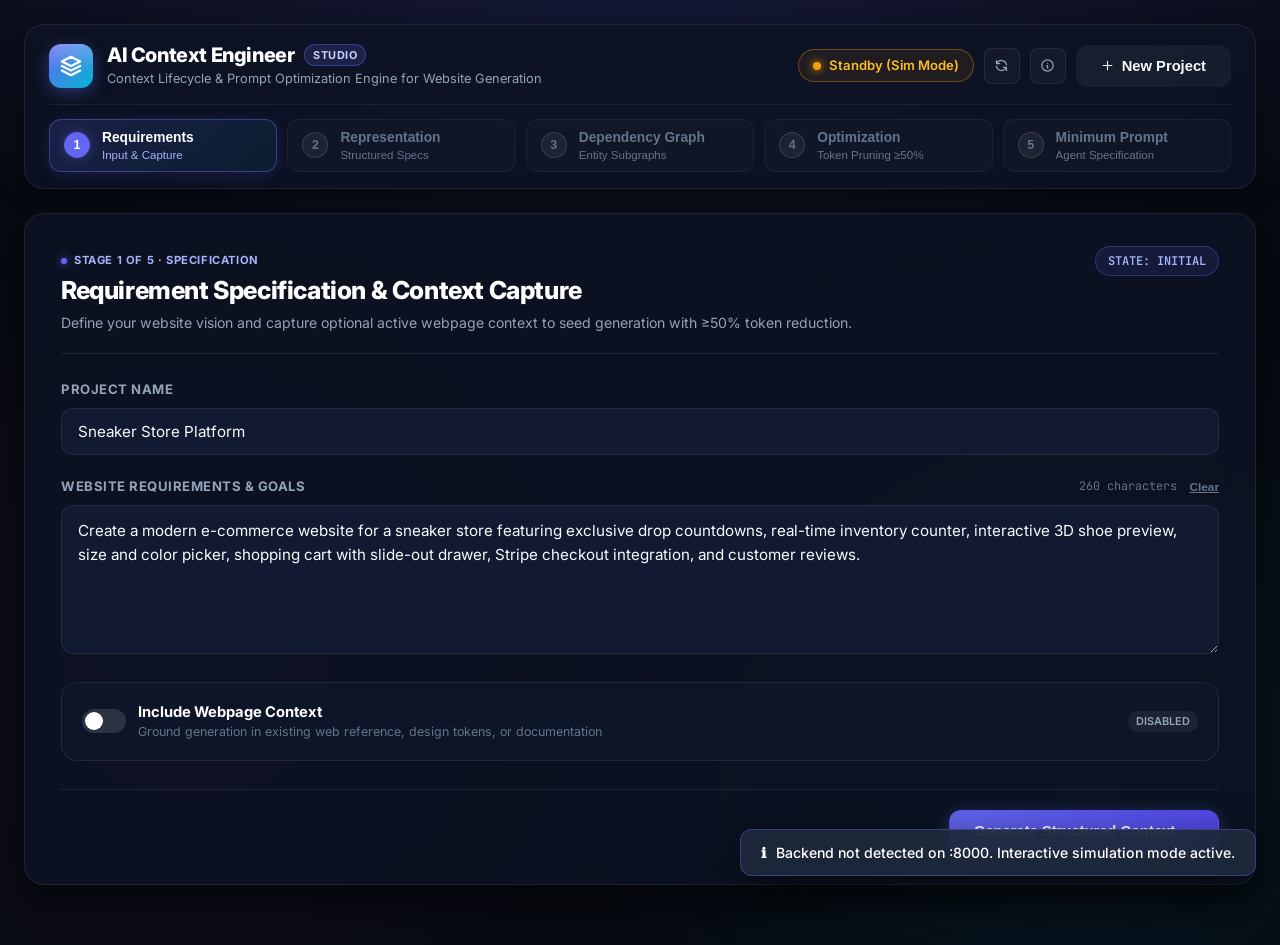
<file: frontend/index.html>
<!DOCTYPE html>
<html lang="en">
<head>
  <meta charset="UTF-8">
  <meta name="viewport" content="width=device-width, initial-scale=1.0">
  <title>AI Context Engineer - Website Prompt Generator</title>
  <meta name="description" content="Transform high-level ambiguous website requirements into structured, optimized, minimum-sufficient prompts with ≥50% token reduction and 100% critical coverage.">
  
  <!-- Modern Typography from Google Fonts -->
  <link rel="preconnect" href="https://fonts.googleapis.com">
  <link rel="preconnect" href="https://fonts.gstatic.com" crossorigin>
  <link href="https://fonts.googleapis.com/css2?family=Inter:wght@400;500;600;700;800&family=JetBrains+Mono:wght@400;500;600;700&display=swap" rel="stylesheet">
  
  <link rel="stylesheet" href="style.css?v=2">
</head>
<body>

  <div class="app-wrapper">
    <!-- Unified Top Header & Stepper Navigation -->
    <header class="app-header-bar" role="banner">
      <div class="header-main-row">
        <div class="brand-section">
          <div class="brand-logo" aria-hidden="true">
            <svg width="22" height="22" viewBox="0 0 24 24" fill="none" stroke="currentColor" stroke-width="2.5" stroke-linecap="round" stroke-linejoin="round">
              <path d="M12 2L2 7l10 5 10-5-10-5zM2 17l10 5 10-5M2 12l10 5 10-5"/>
            </svg>
          </div>
          <div class="brand-titles">
            <div class="brand-heading">
              <h1>AI Context Engineer</h1>
              <span class="badge-tag">STUDIO</span>
            </div>
            <p>Context Lifecycle & Prompt Optimization Engine for Website Generation</p>
          </div>
        </div>

        <div class="nav-actions">
          <!-- Live Backend Status Indicator -->
          <div id="backendStatusPill" class="status-pill offline" title="Backend Server Status">
            <span class="status-dot"></span>
            <span id="backendStatusText">Checking Backend...</span>
          </div>

          <button id="btnRefreshStatus" class="btn-icon" title="Reconnect / Refresh Status" aria-label="Refresh Status">
            <svg width="15" height="15" fill="none" viewBox="0 0 24 24" stroke="currentColor">
              <path stroke-linecap="round" stroke-linejoin="round" stroke-width="2" d="M4 4v5h.582m15.356 2A8.001 8.001 0 004.582 9m0 0H9m11 11v-5h-.581m0 0a8.003 8.003 0 01-15.357-2m15.357 2H15" />
            </svg>
          </button>

          <button id="btnInfoModal" class="btn-icon" title="About Lifecycle Architecture" aria-label="Info Modal">
            <svg width="15" height="15" fill="none" viewBox="0 0 24 24" stroke="currentColor">
              <path stroke-linecap="round" stroke-linejoin="round" stroke-width="2" d="M13 16h-1v-4h-1m1-4h.01M21 12a9 9 0 11-18 0 9 9 0 0118 0z" />
            </svg>
          </button>

          <button id="btnNavNewProject" class="btn btn-secondary-compact" title="Start new project">
            <svg width="13" height="13" fill="none" viewBox="0 0 24 24" stroke="currentColor">
              <path stroke-linecap="round" stroke-linejoin="round" stroke-width="2" d="M12 4v16m8-8H4" />
            </svg>
            <span>New Project</span>
          </button>
        </div>
      </div>

      <!-- Integrated Stepper Navigation Bar -->
      <nav class="stepper-nav" aria-label="Context Engineering Lifecycle Steps">
        <button class="step-item active" id="step1-tab" data-step="1">
          <span class="step-num"><span class="step-num-text">1</span></span>
          <div class="step-info">
            <span class="step-title">Requirements</span>
            <span class="step-desc">Input & Capture</span>
          </div>
        </button>

        <button class="step-item" id="step2-tab" data-step="2">
          <span class="step-num"><span class="step-num-text">2</span></span>
          <div class="step-info">
            <span class="step-title">Representation</span>
            <span class="step-desc">Structured Specs</span>
          </div>
        </button>

        <button class="step-item" id="step3-tab" data-step="3">
          <span class="step-num"><span class="step-num-text">3</span></span>
          <div class="step-info">
            <span class="step-title">Dependency Graph</span>
            <span class="step-desc">Entity Subgraphs</span>
          </div>
        </button>

        <button class="step-item" id="step4-tab" data-step="4">
          <span class="step-num"><span class="step-num-text">4</span></span>
          <div class="step-info">
            <span class="step-title">Optimization</span>
            <span class="step-desc">Token Pruning &ge;50%</span>
          </div>
        </button>

        <button class="step-item" id="step5-tab" data-step="5">
          <span class="step-num"><span class="step-num-text">5</span></span>
          <div class="step-info">
            <span class="step-title">Minimum Prompt</span>
            <span class="step-desc">Agent Specification</span>
          </div>
        </button>
      </nav>
    </header>

    <!-- Main Content Area -->
    <main class="stage-container" role="main">

      <!-- STAGE 1: INPUT & CONTEXT CAPTURE -->
      <section id="stage-input" class="stage-view active" aria-labelledby="stage-input-title">
        <div class="stage-header">
          <div class="stage-header-title">
            <div class="stage-meta-badge">
              <span class="stage-indicator-dot"></span>
              STAGE 1 OF 5 · SPECIFICATION
            </div>
            <h2 id="stage-input-title">Requirement Specification & Context Capture</h2>
            <p>Define your website vision and capture optional active webpage context to seed generation with &ge;50% token reduction.</p>
          </div>
          <span class="badge-state" id="stage1StateBadge">STATE: INITIAL</span>
        </div>


        <div class="form-group">
          <label for="projectName">Project Name</label>
          <input type="text" id="projectName" class="input-text" placeholder="e.g. Apex Sneaker Drops Store" value="Sneaker Store Platform">
        </div>

        <div class="form-group">
          <div class="form-label-row">
            <label for="inputRequirement">Website Requirements & Goals</label>
            <div class="prompt-meta-actions">
              <span id="charCount" class="char-count">0 characters</span>
              <button id="btnClearPrompt" type="button" class="btn-text-action" title="Clear requirements">Clear</button>
            </div>
          </div>
          <textarea id="inputRequirement" class="textarea-custom" rows="5" placeholder="Describe the website, user personas, key features, pages, cart, checkout, responsive design, and branding requirements...">Create a modern e-commerce website for a sneaker store featuring exclusive drop countdowns, real-time inventory counter, interactive 3D shoe preview, size and color picker, shopping cart with slide-out drawer, Stripe checkout integration, and customer reviews.</textarea>
        </div>

        <!-- Optional Webpage Context Section -->
        <div class="context-panel">
          <div class="toggle-header" id="toggleWebContextContainer">
            <div class="toggle-label-wrap">
              <label class="toggle-switch">
                <input type="checkbox" id="enableWebContext">
                <span class="slider"></span>
              </label>
              <div>
                <div class="toggle-title">Include Webpage Context</div>
                <div class="toggle-sub">Ground generation in existing web reference, design tokens, or documentation</div>
              </div>
            </div>
            <span class="source-chip" id="webContextBadge">DISABLED</span>
          </div>

          <div id="webContextForm" class="web-context-form hidden">
            <div>
              <label for="ctxUrl">Reference URL</label>
              <input type="url" id="ctxUrl" class="input-text" placeholder="https://nike.com/snkrs">
            </div>
            <div>
              <label for="ctxTitle">Page Title</label>
              <input type="text" id="ctxTitle" class="input-text" placeholder="SNKRS Exclusive Launch Experience">
            </div>
            <div class="grid-full">
              <label for="ctxSelection">Selected Text / Design Tokens / Content Excerpt</label>
              <textarea id="ctxSelection" class="textarea-custom" rows="3" placeholder="Paste design inspiration or extracted text from existing page..."></textarea>
            </div>
          </div>
        </div>

        <!-- Action Bar -->
        <div class="action-bar" style="justify-content: flex-end;">
          <button id="btnGenerateContext" class="btn btn-primary">
            <span class="btn-text">Generate Structured Context &rarr;</span>
          </button>
        </div>
      </section>

      <!-- STAGE 2: STRUCTURED CONTEXT & MANAGEMENT -->
      <section id="stage-context" class="stage-view" aria-labelledby="stage-context-title">
        <div class="stage-header">
          <div class="stage-header-title">
            <h2 id="stage-context-title">Stage 2: Structured Context Representation & Review</h2>
            <p>Pydantic-typed representation across requirements, architecture, design tokens, and unknowns.</p>
          </div>
          <div style="display: flex; gap: 10px; align-items: center;">
            <span class="badge-state" id="projectIdBadge">ID: -</span>
            <span class="badge-state" id="projectStateBadge">STATE: CONTEXT_READY</span>
          </div>
        </div>

        <!-- Sub Tabs -->
        <div class="spec-nav-tabs" role="tablist">
          <button class="spec-tab-btn active" data-tab="tab-reqs" role="tab">Requirements (<span id="reqCount">0</span>)</button>
          <button class="spec-tab-btn" data-tab="tab-arch" role="tab">Architecture & Schema</button>
          <button class="spec-tab-btn" data-tab="tab-design" role="tab">Design & Tech Specs</button>
          <button class="spec-tab-btn" data-tab="tab-assumptions" role="tab">Assumptions (<span id="assumpCount">0</span>)</button>
          <button class="spec-tab-btn" data-tab="tab-unknowns" role="tab">Unknowns (<span id="unknownCount">0</span>)</button>
        </div>

        <!-- Requirements Panel -->
        <div id="tab-reqs" class="spec-tab-panel active">
          <div id="requirementsList" class="req-grid">
            <!-- Dynamically populated requirement cards -->
          </div>
        </div>

        <!-- Architecture Panel -->
        <div id="tab-arch" class="spec-tab-panel">
          <div class="arch-grid">
            <div class="arch-column">
              <div class="arch-col-title">
                <span>Pages & Routes</span>
                <span id="pageCountBadge" class="arch-col-count">0</span>
              </div>
              <div id="pagesList" style="display: flex; flex-direction: column; gap: 8px;"></div>
            </div>

            <div class="arch-column">
              <div class="arch-col-title">
                <span>Core Components</span>
                <span id="compCountBadge" class="arch-col-count">0</span>
              </div>
              <div id="componentsList" style="display: flex; flex-direction: column; gap: 8px;"></div>
            </div>

            <div class="arch-column">
              <div class="arch-col-title">
                <span>APIs & Data Entities</span>
                <span id="apiCountBadge" class="arch-col-count">0</span>
              </div>
              <div id="apisList" style="display: flex; flex-direction: column; gap: 8px;"></div>
            </div>
          </div>
        </div>

        <!-- Design & Tech Panel -->
        <div id="tab-design" class="spec-tab-panel">
          <div class="design-tech-grid">
            <div class="spec-box">
              <h3>🎨 Design System Tokens</h3>
              <div class="spec-property">
                <strong>Visual Style:</strong>
                <span id="designStyle">-</span>
              </div>
              <div class="spec-property">
                <strong>Color Direction & Palette:</strong>
                <span id="designColor">-</span>
              </div>
              <div class="spec-property">
                <strong>Typography Hierarchy:</strong>
                <span id="designType">-</span>
              </div>
            </div>

            <div class="spec-box">
              <h3>⚙️ Technical Recommendations</h3>
              <div class="spec-property">
                <strong>Frontend Framework:</strong>
                <span id="techFrontend">-</span>
              </div>
              <div class="spec-property">
                <strong>Security Rules & CSP:</strong>
                <span id="techSecurity">-</span>
              </div>
              <div class="spec-property">
                <strong>Accessibility Compliance:</strong>
                <span id="techA11y">-</span>
              </div>
            </div>
          </div>
        </div>

        <!-- Assumptions Panel -->
        <div id="tab-assumptions" class="spec-tab-panel">
          <div class="spec-box">
            <h3>Model Inferred Assumptions</h3>
            <p style="font-size: 0.85rem; color: var(--text-muted); margin-bottom: 14px;">
              System-generated assumptions extracted to fill high-level specification voids:
            </p>
            <ul id="assumptionsList" class="bullet-list"></ul>
          </div>
        </div>

        <!-- Unknowns Panel -->
        <div id="tab-unknowns" class="spec-tab-panel">
          <div class="spec-box">
            <h3>Identified Unknowns & Ambiguities</h3>
            <p style="font-size: 0.85rem; color: var(--text-muted); margin-bottom: 14px;">
              Items requiring human clarification or deferred to external developer discretion:
            </p>
            <ul id="unknownsList" class="bullet-list"></ul>
          </div>
        </div>

        <!-- Action Bar -->
        <div class="action-bar">
          <button id="btnBackToInput" class="btn btn-secondary">&larr; Edit Input</button>
          <div style="display: flex; gap: 12px;">
            <button id="btnViewGraph" class="btn btn-secondary">View Dependency Graph &rarr;</button>
            <button id="btnApproveContext" class="btn btn-primary">
              <span class="btn-text">&#10003; Approve Context & Optimize</span>
            </button>
          </div>
        </div>
      </section>

      <!-- STAGE 3: DEPENDENCY GRAPH & RETRIEVAL -->
      <section id="stage-graph" class="stage-view" aria-labelledby="stage-graph-title">
        <div class="stage-header">
          <div class="stage-header-title">
            <h2 id="stage-graph-title">Stage 3: Relational Dependency Graph & Subgraph Retrieval</h2>
            <p>Traverse structural relations between requirements, pages, components, and endpoints.</p>
          </div>
          <span class="badge-state">STORAGE: IN-MEMORY GRAPH</span>
        </div>

        <div class="graph-stage-wrapper">
          <div class="graph-legend-bar">
            <span style="font-weight: 700; color: #fff;">Legend:</span>
            <div class="legend-tag">
              <div class="legend-dot" style="background: var(--color-req);"></div>
              <span>Requirement</span>
            </div>
            <div class="legend-tag">
              <div class="legend-dot" style="background: var(--color-page);"></div>
              <span>Page</span>
            </div>
            <div class="legend-tag">
              <div class="legend-dot" style="background: var(--color-comp);"></div>
              <span>Component</span>
            </div>
            <div class="legend-tag">
              <div class="legend-dot" style="background: var(--color-api);"></div>
              <span>API Endpoint</span>
            </div>
          </div>

          <!-- Flow Chains Board -->
          <div id="graphFlowView" class="graph-flow-board">
            <!-- Dynamically rendered graph chains -->
          </div>

          <!-- Query Retrieval Sandbox -->
          <div class="query-sandbox">
            <label for="queryItemId" style="font-size: 0.82rem; font-weight: 700; color: var(--text-muted); text-transform: uppercase;">
              Structured Context Retrieval Sandbox
            </label>
            <p style="font-size: 0.82rem; color: var(--text-dim); margin-top: 2px;">
              Query exact subgraph entities using ContextRetriever (e.g. REQ-001, PAGE-001, COMP-001, or API-001):
            </p>
            <div class="query-row">
              <input type="text" id="queryItemId" class="input-text" placeholder="Enter Item ID (e.g. REQ-001)" value="REQ-001">
              <button id="btnQueryContext" class="btn btn-secondary">Retrieve Subgraph</button>
            </div>
            <div id="queryResultsBox" class="query-result-pre hidden"></div>
          </div>
        </div>

        <div class="action-bar">
          <button id="btnBackToContext" class="btn btn-secondary">&larr; Back to Context</button>
          <button id="btnProceedToOptimize" class="btn btn-primary">
            <span class="btn-text">Proceed to Optimization &rarr;</span>
          </button>
        </div>
      </section>

      <!-- STAGE 4: CONTEXT OPTIMIZATION & METRICS -->
      <section id="stage-optimize" class="stage-view" aria-labelledby="stage-optimize-title">
        <div class="stage-header">
          <div class="stage-header-title">
            <h2 id="stage-optimize-title">Stage 4: Context Optimization & Pruning Metrics</h2>
            <p>Dependency graph pruning & heuristic compression to achieve &ge;50% token reduction.</p>
          </div>
          <span class="badge-state" style="border-color: rgba(16, 185, 129, 0.4); color: #34d399;">
            RESEARCH BENCHMARK VERIFIED
          </span>
        </div>

        <div class="metrics-banner">
          <div>
            <strong>Context Compression Target:</strong> Token Reduction &ge; 50.0% with 100% Critical Requirement Coverage.
          </div>
          <span class="badge-tag">HEURISTIC EVALUATOR</span>
        </div>

        <!-- KPI Grid -->
        <div class="kpi-grid">
          <div class="kpi-card">
            <div class="kpi-value orig" id="metricOrigTokens">0</div>
            <div class="kpi-label">Original Context Tokens</div>
          </div>

          <div class="kpi-card">
            <div class="kpi-value opt" id="metricOptTokens">0</div>
            <div class="kpi-label">Optimized Prompt Tokens</div>
          </div>

          <div class="kpi-card">
            <div class="kpi-value reduc" id="metricReduction">0%</div>
            <div class="kpi-label">Total Token Reduction</div>
          </div>

          <div class="kpi-card">
            <div class="kpi-value cover" id="metricCoverage">100%</div>
            <div class="kpi-label">Critical Requirement Coverage</div>
          </div>
        </div>

        <!-- Breakdown Statistics -->
        <div class="opt-breakdown-card">
          <div class="breakdown-item">
            <span>Net Tokens Saved:</span>
            <strong id="metricTokensSaved">0 tokens</strong>
          </div>
          <div class="breakdown-item">
            <span>Critical Reqs Preserved:</span>
            <strong id="metricCriticalCoverage">0 / 0 (100%)</strong>
          </div>
          <div class="breakdown-item">
            <span>Pruned Redundancies:</span>
            <strong id="metricPrunedCount">0 items removed</strong>
          </div>
        </div>

        <!-- Pruning Log -->
        <div class="spec-box" style="margin-bottom: 20px;">
          <h3>Pruning & Compression Audit Log</h3>
          <div id="prunedItemsList" class="pruned-box">
            Pruned narrative fluff and isolated boilerplate. Preserving functional requirements, security guards, and design tokens.
          </div>
        </div>

        <div class="action-bar">
          <button id="btnBackToGraph" class="btn btn-secondary">&larr; Back to Graph</button>
          <button id="btnViewFinalPrompt" class="btn btn-primary">Synthesize Minimum Prompt &rarr;</button>
        </div>
      </section>

      <!-- STAGE 5: FINAL MINIMUM-SUFFICIENT PROMPT -->
      <section id="stage-prompt" class="stage-view" aria-labelledby="stage-prompt-title">
        <div class="stage-header">
          <div class="stage-header-title">
            <h2 id="stage-prompt-title">Stage 5: Minimum-Sufficient Prompt Studio</h2>
            <p>High-density technical prompt synthesized for external AI website code-generation agents.</p>
          </div>
          <span class="badge-state" style="border-color: rgba(99, 102, 241, 0.4); color: #a5b4fc;">
            AGENT READY
          </span>
        </div>

        <div class="prompt-editor-wrap">
          <textarea id="finalPromptText" class="prompt-textarea" spellcheck="false" placeholder="Your minimum-sufficient prompt will appear here..."></textarea>
        </div>

        <!-- Action Bar -->
        <div class="action-bar">
          <button id="btnRestart" class="btn btn-secondary">New Project</button>
          <div style="display: flex; gap: 10px; flex-wrap: wrap;">
            <button id="btnDownloadPrompt" class="btn btn-secondary" title="Download specification as Markdown file">
              <span>⬇️ Download .md</span>
            </button>
            <button id="btnExportJson" class="btn btn-secondary" title="Export full structured context as JSON">
              <span>{ } Export JSON</span>
            </button>
            <button id="btnCopyPrompt" class="btn btn-success">
              <span id="copyBtnIcon">📋</span>
              <span id="copyBtnText">Copy Prompt</span>
            </button>
            <button id="btnApprovePrompt" class="btn btn-primary">
              <span id="approvePromptText">&#10003; Approve & Lock Prompt</span>
            </button>
          </div>
        </div>
      </section>

    </main>
  </div>

  <!-- Toast Notification Container -->
  <div id="toastContainer" class="toast-container" aria-live="polite"></div>

  <!-- Lifecycle Info Modal -->
  <div id="infoModal" class="modal-overlay" role="dialog" aria-modal="true" aria-labelledby="modalTitle">
    <div class="modal-card">
      <h3 id="modalTitle">AI Context Engineering Architecture</h3>
      <p>
        This platform implements the full 7-stage <strong>Context Lifecycle</strong> to solve prompt bloating and ambiguous AI generation failures:
      </p>
      <ul style="color: var(--text-muted); font-size: 0.88rem; line-height: 1.8; margin-left: 20px; margin-bottom: 20px;">
        <li><strong>1. Generation:</strong> Transforms high-level requirements into strongly typed Pydantic entities.</li>
        <li><strong>2. Representation:</strong> Categorizes requirements, pages, components, APIs, and design tokens with stable IDs.</li>
        <li><strong>3. Storage:</strong> Retains context in a decoupled in-memory store for instantaneous subgraph traversal.</li>
        <li><strong>4. Retrieval:</strong> Precise entity extraction by ID or dependency link.</li>
        <li><strong>5. Management:</strong> Human-in-the-loop review and editing gate.</li>
        <li><strong>6. Optimization:</strong> Graph dependency pruning & heuristic compression to achieve &ge;50% token reduction.</li>
        <li><strong>7. Minimum-Sufficient Prompt:</strong> Synthesizes a dense, ready-to-paste AI agent prompt.</li>
      </ul>
      <div style="display: flex; justify-content: flex-end;">
        <button id="btnCloseModal" class="btn btn-primary" style="padding: 8px 20px;">Got it</button>
      </div>
    </div>
  </div>

  <script src="app.js"></script>
</body>
</html>
</file>
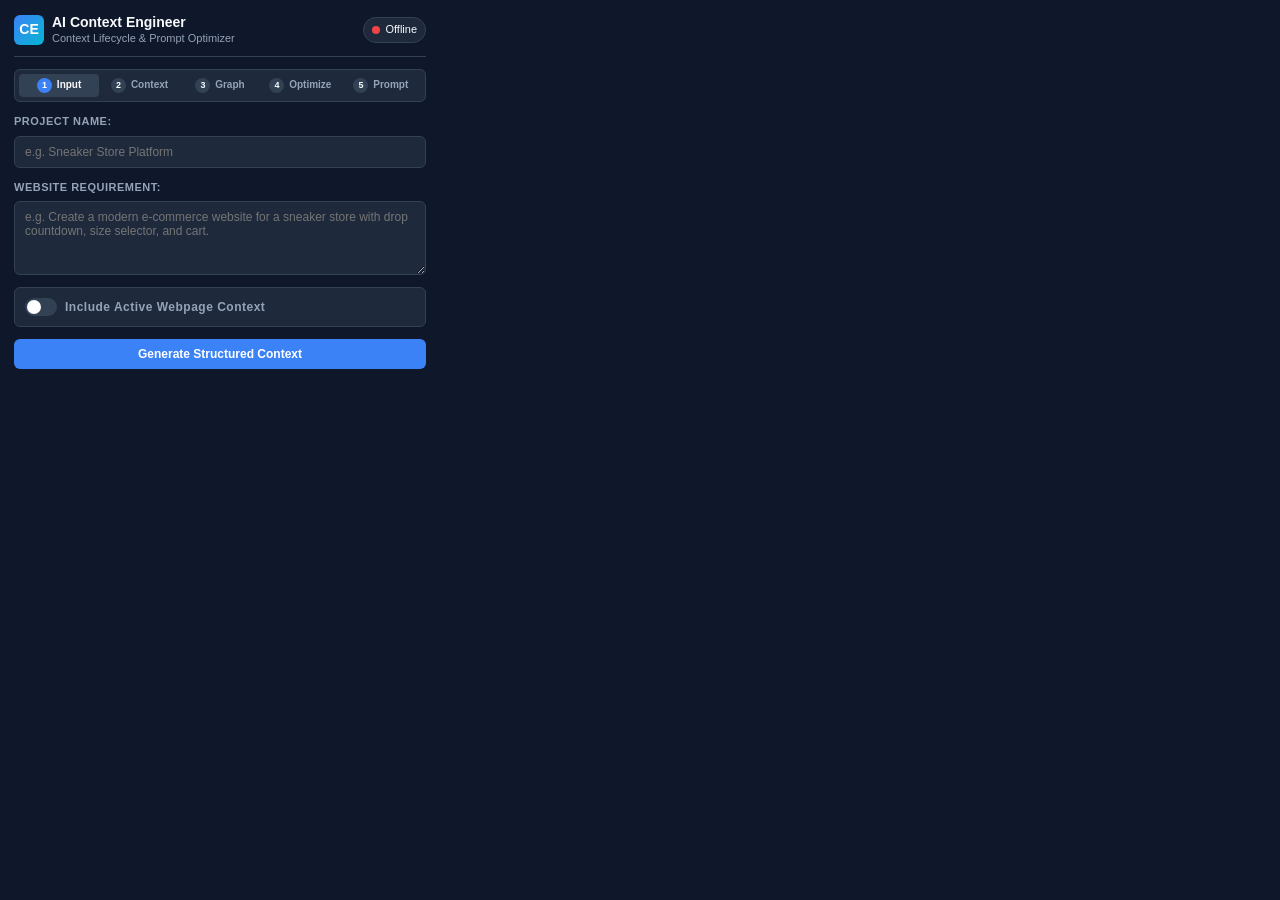
<file: extension/popup.html>
<!DOCTYPE html>
<html lang="en">

<head>
  <meta charset="UTF-8">
  <meta name="viewport" content="width=device-width, initial-scale=1.0">
  <title>AI Context Engineer</title>
  <link rel="stylesheet" href="popup.css">
</head>

<body>
  <div class="app-container">
    <!-- Header -->
    <header class="app-header">
      <div class="header-brand">
        <div class="logo-badge">CE</div>
        <div>
          <h1 class="app-title">AI Context Engineer</h1>
          <p class="app-subtitle">Context Lifecycle & Prompt Optimizer</p>
        </div>
      </div>
      <div id="backendStatus" class="status-indicator offline" title="Backend Status">
        <span class="status-dot"></span>
        <span id="statusText" class="status-label">Offline</span>
      </div>
    </header>

    <!-- Stepper Navigation -->
    <div class="step-nav">
      <div class="step active" id="step1-tab"><span>1</span> Input</div>
      <div class="step" id="step2-tab"><span>2</span> Context</div>
      <div class="step" id="step3-tab"><span>3</span> Graph</div>
      <div class="step" id="step4-tab"><span>4</span> Optimize</div>
      <div class="step" id="step5-tab"><span>5</span> Prompt</div>
    </div>

    <!-- Alert / Notification -->
    <div id="alertBox" class="alert-box hidden"></div>

    <!-- MAIN VIEW CONTAINER -->
    <main class="main-content">

      <!-- STAGE 1: INPUT & CONTEXT CAPTURE -->
      <section id="stage-input" class="stage-view active">
        <div class="form-group">
          <label for="projectName">Project Name:</label>
          <input type="text" id="projectName" placeholder="e.g. Sneaker Store Platform">
        </div>

        <div class="form-group">
          <label for="inputRequirement">Website Requirement:</label>
          <textarea id="inputRequirement" rows="4"
            placeholder="e.g. Create a modern e-commerce website for a sneaker store with drop countdown, size selector, and cart."></textarea>
        </div>

        <div class="context-card">
          <label class="toggle-container">
            <input type="checkbox" id="enableWebContext">
            <span class="toggle-switch"></span>
            <span class="toggle-label">Include Active Webpage Context</span>
          </label>
          <div id="webContextPreview" class="context-preview hidden">
            <div class="preview-item"><strong>Title:</strong> <span id="ctxTitle">-</span></div>
            <div class="preview-item"><strong>URL:</strong> <span id="ctxUrl">-</span></div>
            <div class="preview-item"><strong>Selected:</strong> <span id="ctxSelection">None</span></div>
          </div>
        </div>

        <button id="btnGenerateContext" class="btn btn-primary full-width">
          <span class="btn-text">Generate Structured Context</span>
          <span class="spinner hidden"></span>
        </button>
      </section>

      <!-- STAGE 2: STRUCTURED CONTEXT & MANAGEMENT -->
      <section id="stage-context" class="stage-view">
        <div class="section-header">
          <h2>Structured Context</h2>
          <span id="projectIdBadge" class="badge">ID: -</span>
        </div>

        <!-- Context Tabs -->
        <div class="spec-tabs">
          <button class="spec-tab active" data-tab="tab-reqs">Reqs (<span id="reqCount">0</span>)</button>
          <button class="spec-tab" data-tab="tab-arch">Architecture</button>
          <button class="spec-tab" data-tab="tab-design">Design/Tech</button>
          <button class="spec-tab" data-tab="tab-assumptions">Assumptions</button>
          <button class="spec-tab" data-tab="tab-unknowns">Unknowns</button>
        </div>

        <div class="spec-tab-content">
          <!-- Requirements List -->
          <div id="tab-reqs" class="tab-pane active">
            <div id="requirementsList" class="items-scroll-list"></div>
          </div>

          <!-- Architecture (Pages, Components, APIs, Entities) -->
          <div id="tab-arch" class="tab-pane">
            <div class="sub-section">
              <h3>Pages & Routes</h3>
              <div id="pagesList" class="compact-list"></div>
            </div>
            <div class="sub-section">
              <h3>Core Components</h3>
              <div id="componentsList" class="compact-list"></div>
            </div>
            <div class="sub-section">
              <h3>APIs & Data Entities</h3>
              <div id="apisList" class="compact-list"></div>
            </div>
          </div>

          <!-- Design & Tech -->
          <div id="tab-design" class="tab-pane">
            <div class="spec-detail-box">
              <h4>Design System Spec</h4>
              <p><strong>Style:</strong> <span id="designStyle">-</span></p>
              <p><strong>Color Direction:</strong> <span id="designColor">-</span></p>
              <p><strong>Typography:</strong> <span id="designType">-</span></p>
            </div>
            <div class="spec-detail-box">
              <h4>Technical Recommendations</h4>
              <p><strong>Frontend:</strong> <span id="techFrontend">-</span></p>
              <p><strong>Security:</strong> <span id="techSecurity">-</span></p>
              <p><strong>Accessibility:</strong> <span id="techA11y">-</span></p>
            </div>
          </div>

          <!-- Assumptions -->
          <div id="tab-assumptions" class="tab-pane">
            <div class="sub-section">
              <h4>Explicit Assumptions (Model Generated)</h4>
              <ul id="assumptionsList" class="bullet-list"></ul>
            </div>
          </div>

          <!-- Unknowns -->
          <div id="tab-unknowns" class="tab-pane">
            <div class="sub-section">
              <h4>Identified Unknowns</h4>
              <ul id="unknownsList" class="bullet-list"></ul>
            </div>
          </div>
        </div>

        <div class="action-buttons-row">
          <button id="btnBackToInput" class="btn btn-secondary">Edit Input</button>
          <button id="btnViewGraph" class="btn btn-secondary">View Graph &rarr;</button>
          <button id="btnApproveContext" class="btn btn-primary">
            <span class="btn-text">Approve Context</span>
            <span class="spinner hidden"></span>
          </button>
        </div>
      </section>

      <!-- STAGE 3: DEPENDENCY GRAPH & RETRIEVAL -->
      <section id="stage-graph" class="stage-view">
        <div class="section-header">
          <h2>Dependency Graph & Context Retrieval</h2>
        </div>

        <div class="graph-box">
          <div class="graph-legend">
            <span><strong class="color-req">REQ</strong> Requirement</span>
            <span><strong class="color-page">PAGE</strong> Page</span>
            <span><strong class="color-comp">COMP</strong> Component</span>
            <span><strong class="color-api">API</strong> Endpoint</span>
          </div>
          <div id="graphFlowView" class="graph-flow-container"></div>
        </div>

        <div class="query-retrieval-box">
          <label for="queryItemId">Query Related Context by ID:</label>
          <div class="query-input-row">
            <input type="text" id="queryItemId" placeholder="e.g. REQ-001 or REQ-002" value="REQ-001">
            <button id="btnQueryContext" class="btn btn-secondary">Retrieve</button>
          </div>
          <div id="queryResultsBox" class="query-results hidden"></div>
        </div>

        <div class="action-buttons-row">
          <button id="btnBackToContext" class="btn btn-secondary">&larr; Back to Context</button>
          <button id="btnProceedToOptimize" class="btn btn-primary">Optimize Context &rarr;</button>
        </div>
      </section>

      <!-- STAGE 4: CONTEXT OPTIMIZATION & METRICS -->
      <section id="stage-optimize" class="stage-view">
        <div class="section-header">
          <h2>Context Optimization</h2>
          <span class="badge badge-success">Target: &ge;50% Reduction</span>
        </div>

        <!-- Metric Cards Grid -->
        <div class="metrics-grid">
          <div class="metric-card">
            <div class="metric-value text-muted" id="metricOrigTokens">0</div>
            <div class="metric-label">Original Tokens</div>
          </div>
          <div class="metric-card">
            <div class="metric-value text-accent" id="metricOptTokens">0</div>
            <div class="metric-label">Optimized Tokens</div>
          </div>
          <div class="metric-card highlight">
            <div class="metric-value text-success" id="metricReduction">0%</div>
            <div class="metric-label">Token Reduction</div>
          </div>
          <div class="metric-card highlight">
            <div class="metric-value text-primary" id="metricCoverage">100%</div>
            <div class="metric-label">Req Coverage</div>
          </div>
        </div>

        <!-- Breakdown summary -->
        <div class="optimization-summary-card">
          <div class="summary-stat">
            <span>Tokens Saved:</span>
            <strong id="metricTokensSaved">0 tokens</strong>
          </div>
          <div class="summary-stat">
            <span>Critical Reqs Preserved:</span>
            <strong id="metricCriticalCoverage">0 / 0 (100%)</strong>
          </div>
          <div class="summary-stat">
            <span>Pruned Redundancies:</span>
            <strong id="metricPrunedCount">0 items</strong>
          </div>
        </div>

        <!-- Pruned Items Breakdown -->
        <div class="sub-section">
          <h4>Pruned / Compressed Context</h4>
          <div id="prunedItemsList" class="pruned-list-box"></div>
        </div>

        <div class="action-buttons-row">
          <button id="btnBackToGraph" class="btn btn-secondary">&larr; Graph</button>
          <button id="btnViewFinalPrompt" class="btn btn-primary">Generate Final Prompt &rarr;</button>
        </div>
      </section>

      <!-- STAGE 5: FINAL MINIMUM-SUFFICIENT PROMPT -->
      <section id="stage-prompt" class="stage-view">
        <div class="section-header">
          <h2>Minimum-Sufficient Prompt</h2>
          <span class="badge badge-primary">Agent Ready</span>
        </div>

        <p class="stage-desc">Information-dense prompt ready to send to an external AI website-generation agent.</p>

        <div class="prompt-container">
          <textarea id="finalPromptText" rows="11"></textarea>
        </div>

        <div class="action-buttons-row">
          <button id="btnCopyPrompt" class="btn btn-success full-width">
            <span id="copyBtnIcon">&#128203;</span>
            <span id="copyBtnText">Copy Prompt</span>
          </button>
          <button id="btnApprovePrompt" class="btn btn-primary full-width">
            <span>&#10003; Approve Prompt</span>
          </button>
        </div>

        <div class="action-buttons-row mt-sm">
          <button id="btnRestart" class="btn btn-secondary full-width">New Project</button>
        </div>
      </section>

    </main>
  </div>

  <script src="popup.js"></script>
</body>

</html>
</file>
<file: frontend/style.css>
:root {
  --font-sans: 'Inter', -apple-system, BlinkMacSystemFont, 'Segoe UI', Roboto, sans-serif;
  --font-mono: 'JetBrains Mono', 'Fira Code', Menlo, monospace;

  /* Color Palette - Deep Dark Mode with Vibrant Accents */
  --bg-base: #070a12;
  --bg-surface: #0d1424;
  --bg-card: rgba(13, 20, 36, 0.78);
  --bg-card-hover: rgba(22, 32, 56, 0.88);
  --bg-input: #111a30;
  --bg-glass: rgba(13, 20, 36, 0.65);

  --border-subtle: rgba(255, 255, 255, 0.08);
  --border-light: rgba(255, 255, 255, 0.14);
  --border-focus: rgba(99, 102, 241, 0.65);
  --border-active: rgba(99, 102, 241, 0.9);

  --text-main: #f8fafc;
  --text-muted: #94a3b8;
  --text-dim: #64748b;

  --primary: #6366f1;
  --primary-glow: rgba(99, 102, 241, 0.4);
  --primary-hover: #4f46e5;
  --primary-light: #e0e7ff;

  --accent-cyan: #06b6d4;
  --accent-cyan-glow: rgba(6, 182, 212, 0.35);
  --accent-emerald: #10b981;
  --accent-emerald-glow: rgba(16, 185, 129, 0.35);
  --accent-amber: #f59e0b;
  --accent-rose: #f43f5e;
  --accent-purple: #a855f7;

  /* Entity Node Colors */
  --color-req: #c084fc;
  --color-page: #38bdf8;
  --color-comp: #34d399;
  --color-api: #fbbf24;
  --color-db: #f472b6;

  /* Radius & Shadows */
  --radius-xs: 4px;
  --radius-sm: 8px;
  --radius-md: 12px;
  --radius-lg: 16px;
  --radius-xl: 20px;

  --shadow-sm: 0 2px 8px rgba(0, 0, 0, 0.3);
  --shadow-md: 0 8px 24px rgba(0, 0, 0, 0.45);
  --shadow-lg: 0 16px 48px rgba(0, 0, 0, 0.6);
  --shadow-glow: 0 0 25px var(--primary-glow);

  --transition-fast: 0.15s ease;
  --transition-normal: 0.25s cubic-bezier(0.16, 1, 0.3, 1);
}

/* Reset & Global */
*, *::before, *::after {
  box-sizing: border-box;
  margin: 0;
  padding: 0;
}

body {
  font-family: var(--font-sans);
  background-color: var(--bg-base);
  background-image: 
    radial-gradient(ellipse 70% 45% at 50% -10%, rgba(99, 102, 241, 0.18), transparent),
    radial-gradient(circle 500px at 85% 85%, rgba(6, 182, 212, 0.08), transparent),
    radial-gradient(circle 450px at 15% 70%, rgba(168, 85, 247, 0.06), transparent);
  color: var(--text-main);
  min-height: 100vh;
  line-height: 1.5;
  overflow-x: hidden;
  -webkit-font-smoothing: antialiased;
}

/* App Wrapper */
.app-wrapper {
  max-width: 1400px;
  margin: 0 auto;
  padding: 24px 24px 60px;
  display: flex;
  flex-direction: column;
  gap: 24px;
}

/* ========================================================
   UNIFIED TOP HEADER BAR & INTEGRATED STEPPER
======================================================== */
.app-header-bar {
  background: var(--bg-card);
  backdrop-filter: blur(20px);
  -webkit-backdrop-filter: blur(20px);
  border: 1px solid var(--border-subtle);
  border-radius: var(--radius-xl);
  box-shadow: var(--shadow-md);
  padding: 18px 24px 16px;
  display: flex;
  flex-direction: column;
  gap: 16px;
  transition: var(--transition-normal);
}

.header-main-row {
  display: flex;
  align-items: center;
  justify-content: space-between;
  gap: 16px;
  flex-wrap: wrap;
}

.brand-section {
  display: flex;
  align-items: center;
  gap: 14px;
}

.brand-logo {
  width: 44px;
  height: 44px;
  background: linear-gradient(135deg, #6366f1 0%, #06b6d4 100%);
  border-radius: var(--radius-md);
  display: flex;
  align-items: center;
  justify-content: center;
  color: #fff;
  box-shadow: 0 4px 16px var(--primary-glow);
  flex-shrink: 0;
  position: relative;
  overflow: hidden;
}

.brand-logo::after {
  content: '';
  position: absolute;
  top: 0; left: 0; right: 0; bottom: 0;
  background: linear-gradient(180deg, rgba(255,255,255,0.25) 0%, transparent 60%);
}

.brand-titles {
  display: flex;
  flex-direction: column;
}

.brand-heading {
  display: flex;
  align-items: center;
  gap: 10px;
}

.brand-heading h1 {
  font-size: 1.25rem;
  font-weight: 800;
  letter-spacing: -0.4px;
  color: #fff;
  line-height: 1.2;
}

.badge-tag {
  font-size: 0.68rem;
  font-weight: 700;
  padding: 2px 8px;
  background: rgba(99, 102, 241, 0.18);
  color: #c7d2fe;
  border: 1px solid rgba(99, 102, 241, 0.4);
  border-radius: 12px;
  letter-spacing: 0.5px;
}

.brand-titles p {
  font-size: 0.8rem;
  color: var(--text-muted);
  margin-top: 2px;
}

.nav-actions {
  display: flex;
  align-items: center;
  gap: 10px;
}

/* Status Pill */
.status-pill {
  display: flex;
  align-items: center;
  gap: 8px;
  padding: 6px 14px;
  border-radius: 30px;
  font-size: 0.82rem;
  font-weight: 600;
  background: rgba(255, 255, 255, 0.04);
  border: 1px solid var(--border-subtle);
  transition: var(--transition-fast);
}

.status-dot {
  width: 8px;
  height: 8px;
  border-radius: 50%;
  position: relative;
}

.status-pill.online {
  border-color: rgba(16, 185, 129, 0.35);
  background: rgba(16, 185, 129, 0.1);
  color: #34d399;
}
.status-pill.online .status-dot {
  background: #10b981;
  box-shadow: 0 0 10px #10b981;
}

.status-pill.offline {
  border-color: rgba(245, 158, 11, 0.35);
  background: rgba(245, 158, 11, 0.08);
  color: #fbbf24;
}
.status-pill.offline .status-dot {
  background: #f59e0b;
  box-shadow: 0 0 8px #f59e0b;
}

.btn-icon {
  background: rgba(255, 255, 255, 0.03);
  border: 1px solid var(--border-subtle);
  color: var(--text-muted);
  width: 36px;
  height: 36px;
  border-radius: var(--radius-sm);
  display: flex;
  align-items: center;
  justify-content: center;
  cursor: pointer;
  transition: var(--transition-fast);
}
.btn-icon:hover {
  background: rgba(255, 255, 255, 0.08);
  color: var(--text-main);
  border-color: var(--border-light);
  transform: translateY(-1px);
}

.btn-secondary-compact {
  background: rgba(255, 255, 255, 0.05);
  border: 1px solid var(--border-subtle);
  color: var(--text-main);
  padding: 7px 14px;
  border-radius: var(--radius-sm);
  font-size: 0.82rem;
  font-weight: 600;
  display: inline-flex;
  align-items: center;
  gap: 6px;
  cursor: pointer;
  transition: var(--transition-fast);
}
.btn-secondary-compact:hover {
  background: rgba(99, 102, 241, 0.15);
  border-color: rgba(99, 102, 241, 0.4);
  color: #fff;
  transform: translateY(-1px);
}

/* ========================================================
   INTEGRATED STEPPER NAVIGATION
======================================================== */
.stepper-nav {
  display: grid;
  grid-template-columns: repeat(5, 1fr);
  gap: 10px;
  padding-top: 14px;
  border-top: 1px solid rgba(255, 255, 255, 0.06);
}

.step-item {
  display: flex;
  align-items: center;
  gap: 12px;
  padding: 10px 14px;
  border-radius: var(--radius-md);
  background: rgba(255, 255, 255, 0.02);
  border: 1px solid rgba(255, 255, 255, 0.05);
  cursor: pointer;
  transition: var(--transition-normal);
  color: var(--text-dim);
  text-align: left;
  user-select: none;
  width: 100%;
}

.step-item:hover {
  background: rgba(255, 255, 255, 0.05);
  border-color: rgba(255, 255, 255, 0.12);
  color: var(--text-muted);
  transform: translateY(-1px);
}

.step-item.active {
  background: linear-gradient(135deg, rgba(99, 102, 241, 0.18) 0%, rgba(6, 182, 212, 0.08) 100%);
  border-color: rgba(99, 102, 241, 0.45);
  color: #fff;
  box-shadow: 0 4px 16px rgba(99, 102, 241, 0.15);
}

.step-item.completed {
  background: rgba(16, 185, 129, 0.05);
  border-color: rgba(16, 185, 129, 0.2);
  color: var(--text-muted);
}

.step-num {
  width: 26px;
  height: 26px;
  border-radius: 50%;
  display: flex;
  align-items: center;
  justify-content: center;
  font-size: 0.78rem;
  font-weight: 700;
  background: rgba(255, 255, 255, 0.06);
  border: 1px solid rgba(255, 255, 255, 0.12);
  flex-shrink: 0;
  transition: var(--transition-fast);
}

.step-item.active .step-num {
  background: var(--primary);
  border-color: var(--primary);
  color: #fff;
  box-shadow: 0 0 12px var(--primary-glow);
}

.step-item.completed .step-num-text {
  display: none;
}
.step-item.completed .step-num::after {
  content: '✓';
  font-size: 0.8rem;
  font-weight: 800;
  color: #34d399;
}
.step-item.completed .step-num {
  background: rgba(16, 185, 129, 0.15);
  border-color: rgba(16, 185, 129, 0.4);
}

.step-info {
  display: flex;
  flex-direction: column;
  overflow: hidden;
}

.step-title {
  font-size: 0.86rem;
  font-weight: 600;
  line-height: 1.2;
  white-space: nowrap;
  overflow: hidden;
  text-overflow: ellipsis;
}

.step-desc {
  font-size: 0.72rem;
  color: var(--text-dim);
  margin-top: 2px;
  white-space: nowrap;
  overflow: hidden;
  text-overflow: ellipsis;
}

.step-item.active .step-desc {
  color: #a5b4fc;
}

/* ========================================================
   STAGE CONTAINER & STAGE HEADER
======================================================== */
.stage-container {
  background: var(--bg-card);
  backdrop-filter: blur(16px);
  -webkit-backdrop-filter: blur(16px);
  border: 1px solid var(--border-subtle);
  border-radius: var(--radius-xl);
  padding: 32px 36px;
  min-height: 520px;
  box-shadow: var(--shadow-lg);
  position: relative;
}

.stage-view {
  display: none;
  animation: fadeIn 0.3s cubic-bezier(0.16, 1, 0.3, 1);
}

.stage-view.active {
  display: block;
}

@keyframes fadeIn {
  from {
    opacity: 0;
    transform: translateY(6px);
  }
  to {
    opacity: 1;
    transform: translateY(0);
  }
}

.stage-header {
  display: flex;
  align-items: flex-start;
  justify-content: space-between;
  margin-bottom: 26px;
  padding-bottom: 20px;
  border-bottom: 1px solid var(--border-subtle);
  gap: 16px;
}

.stage-meta-badge {
  display: inline-flex;
  align-items: center;
  gap: 7px;
  font-size: 0.7rem;
  font-weight: 700;
  letter-spacing: 0.6px;
  color: #a5b4fc;
  margin-bottom: 6px;
  text-transform: uppercase;
}

.stage-indicator-dot {
  width: 6px;
  height: 6px;
  border-radius: 50%;
  background: var(--primary);
  box-shadow: 0 0 8px var(--primary);
}

.stage-header-title h2 {
  font-size: 1.55rem;
  font-weight: 800;
  letter-spacing: -0.4px;
  color: #fff;
  line-height: 1.25;
}

.stage-header-title p {
  font-size: 0.88rem;
  color: var(--text-muted);
  margin-top: 6px;
  line-height: 1.5;
}

.badge-state {
  font-family: var(--font-mono);
  font-size: 0.75rem;
  padding: 5px 12px;
  background: rgba(99, 102, 241, 0.12);
  border: 1px solid rgba(99, 102, 241, 0.35);
  color: #a5b4fc;
  border-radius: 20px;
  font-weight: 600;
  white-space: nowrap;
}


/* ========================================================
   FORMS & INPUTS
======================================================== */
.form-group {
  margin-bottom: 22px;
}

.form-group label {
  display: block;
  font-size: 0.82rem;
  font-weight: 700;
  color: var(--text-muted);
  margin-bottom: 8px;
  text-transform: uppercase;
  letter-spacing: 0.5px;
}

.form-label-row {
  display: flex;
  align-items: center;
  justify-content: space-between;
  margin-bottom: 8px;
}

.form-label-row label {
  margin-bottom: 0;
}

.prompt-meta-actions {
  display: flex;
  align-items: center;
  gap: 12px;
}

.char-count {
  font-family: var(--font-mono);
  font-size: 0.74rem;
  color: var(--text-dim);
}

.btn-text-action {
  background: none;
  border: none;
  color: var(--text-dim);
  font-size: 0.74rem;
  font-weight: 600;
  cursor: pointer;
  text-decoration: underline;
  transition: var(--transition-fast);
}
.btn-text-action:hover {
  color: var(--accent-rose);
}

.input-text, .textarea-custom {
  width: 100%;
  background: var(--bg-input);
  border: 1px solid var(--border-subtle);
  border-radius: var(--radius-md);
  padding: 13px 16px;
  font-family: var(--font-sans);
  font-size: 0.95rem;
  color: var(--text-main);
  transition: var(--transition-fast);
  outline: none;
}

.input-text:focus, .textarea-custom:focus {
  border-color: var(--border-focus);
  box-shadow: 0 0 0 3px var(--primary-glow);
}

.textarea-custom {
  resize: vertical;
  min-height: 120px;
  line-height: 1.6;
}

/* Webpage Context Box */
.context-panel {
  background: rgba(17, 26, 48, 0.55);
  border: 1px solid var(--border-subtle);
  border-radius: var(--radius-lg);
  padding: 18px 20px;
  margin-bottom: 28px;
  transition: var(--transition-fast);
}

.toggle-header {
  display: flex;
  align-items: center;
  justify-content: space-between;
  cursor: pointer;
}

.toggle-label-wrap {
  display: flex;
  align-items: center;
  gap: 12px;
}

.toggle-switch {
  position: relative;
  display: inline-block;
  width: 44px;
  height: 24px;
}

.toggle-switch input {
  opacity: 0;
  width: 0;
  height: 0;
}

.slider {
  position: absolute;
  cursor: pointer;
  top: 0; left: 0; right: 0; bottom: 0;
  background-color: rgba(255, 255, 255, 0.12);
  transition: .3s;
  border-radius: 24px;
}

.slider:before {
  position: absolute;
  content: "";
  height: 18px;
  width: 18px;
  left: 3px;
  bottom: 3px;
  background-color: white;
  transition: .3s;
  border-radius: 50%;
}

input:checked + .slider {
  background-color: var(--primary);
  box-shadow: 0 0 10px var(--primary-glow);
}

input:checked + .slider:before {
  transform: translateX(20px);
}

.toggle-title {
  font-weight: 700;
  font-size: 0.92rem;
  color: #fff;
}

.toggle-sub {
  font-size: 0.78rem;
  color: var(--text-dim);
}

.web-context-form {
  margin-top: 16px;
  padding-top: 16px;
  border-top: 1px solid var(--border-subtle);
  display: grid;
  grid-template-columns: 1fr 1fr;
  gap: 14px;
}

.web-context-form.hidden {
  display: none;
}

.grid-full {
  grid-column: 1 / -1;
}

/* ========================================================
   ACTION BARS & BUTTONS
======================================================== */
.action-bar {
  display: flex;
  align-items: center;
  justify-content: space-between;
  gap: 14px;
  margin-top: 28px;
  padding-top: 20px;
  border-top: 1px solid var(--border-subtle);
}

.btn {
  display: inline-flex;
  align-items: center;
  justify-content: center;
  gap: 8px;
  padding: 12px 24px;
  border-radius: var(--radius-md);
  font-weight: 600;
  font-size: 0.92rem;
  cursor: pointer;
  transition: var(--transition-normal);
  border: 1px solid transparent;
  outline: none;
  text-decoration: none;
}

.btn-primary {
  background: linear-gradient(135deg, #6366f1 0%, #4f46e5 100%);
  color: #fff;
  box-shadow: 0 4px 16px var(--primary-glow);
}

.btn-primary:hover:not(:disabled) {
  background: linear-gradient(135deg, #4f46e5 0%, #4338ca 100%);
  box-shadow: 0 6px 22px var(--primary-glow);
  transform: translateY(-1px);
}

.btn-secondary {
  background: rgba(255, 255, 255, 0.05);
  border-color: var(--border-subtle);
  color: var(--text-main);
}

.btn-secondary:hover:not(:disabled) {
  background: rgba(255, 255, 255, 0.1);
  border-color: rgba(255, 255, 255, 0.18);
  transform: translateY(-1px);
}

.btn-success {
  background: linear-gradient(135deg, #10b981 0%, #059669 100%);
  color: #fff;
  box-shadow: 0 4px 14px var(--accent-emerald-glow);
}

.btn-success:hover:not(:disabled) {
  background: linear-gradient(135deg, #059669 0%, #047857 100%);
  transform: translateY(-1px);
}

.btn:disabled {
  opacity: 0.55;
  cursor: not-allowed;
  transform: none !important;
}

.hidden {
  display: none !important;
}

.spinner {
  width: 18px;
  height: 18px;
  border: 2px solid rgba(255, 255, 255, 0.3);
  border-radius: 50%;
  border-top-color: #fff;
  animation: spin 0.8s linear infinite;
  display: inline-block;
  vertical-align: middle;
}

@keyframes spin {
  to { transform: rotate(360deg); }
}

/* ========================================================
   STAGE 2: TABS & CARDS
======================================================== */
.spec-nav-tabs {
  display: flex;
  gap: 6px;
  background: rgba(17, 26, 48, 0.8);
  padding: 6px;
  border-radius: var(--radius-md);
  border: 1px solid var(--border-subtle);
  margin-bottom: 20px;
  overflow-x: auto;
}

.spec-tab-btn {
  background: transparent;
  border: none;
  color: var(--text-muted);
  padding: 8px 16px;
  border-radius: var(--radius-sm);
  font-size: 0.85rem;
  font-weight: 600;
  cursor: pointer;
  transition: var(--transition-fast);
  white-space: nowrap;
}

.spec-tab-btn:hover {
  color: #fff;
  background: rgba(255, 255, 255, 0.05);
}

.spec-tab-btn.active {
  background: var(--primary);
  color: #fff;
  box-shadow: 0 2px 8px var(--primary-glow);
}

.spec-tab-panel {
  display: none;
}
.spec-tab-panel.active {
  display: block;
}

.req-grid {
  display: grid;
  grid-template-columns: repeat(auto-fill, minmax(360px, 1fr));
  gap: 16px;
}

.req-card {
  background: rgba(17, 26, 48, 0.6);
  border: 1px solid var(--border-subtle);
  border-radius: var(--radius-md);
  padding: 16px;
  transition: var(--transition-fast);
  display: flex;
  flex-direction: column;
  gap: 10px;
}

.req-card:hover {
  border-color: rgba(99, 102, 241, 0.4);
  background: var(--bg-card-hover);
  transform: translateY(-2px);
}

.req-card-header {
  display: flex;
  align-items: center;
  justify-content: space-between;
  gap: 8px;
}

.req-id {
  font-family: var(--font-mono);
  font-size: 0.78rem;
  font-weight: 700;
  color: var(--color-req);
}

.req-badges {
  display: flex;
  gap: 6px;
}

.source-chip {
  font-size: 0.68rem;
  font-weight: 600;
  padding: 2px 8px;
  border-radius: 10px;
  background: rgba(255, 255, 255, 0.06);
  color: var(--text-muted);
}

.priority-chip {
  font-size: 0.68rem;
  font-weight: 700;
  padding: 2px 8px;
  border-radius: 10px;
  text-transform: uppercase;
}

.priority-high {
  background: rgba(244, 63, 94, 0.2);
  color: #fb7185;
  border: 1px solid rgba(244, 63, 94, 0.3);
}

.priority-medium {
  background: rgba(245, 158, 11, 0.2);
  color: #fcd34d;
  border: 1px solid rgba(245, 158, 11, 0.3);
}

.priority-low {
  background: rgba(56, 189, 248, 0.2);
  color: #7dd3fc;
  border: 1px solid rgba(56, 189, 248, 0.3);
}

.req-title {
  font-size: 0.95rem;
  font-weight: 600;
  color: #fff;
}

.req-desc {
  font-size: 0.85rem;
  color: var(--text-muted);
  line-height: 1.5;
}

/* Architecture Cards */
.arch-grid {
  display: grid;
  grid-template-columns: repeat(3, 1fr);
  gap: 18px;
}

.arch-column {
  background: rgba(17, 26, 48, 0.5);
  border: 1px solid var(--border-subtle);
  border-radius: var(--radius-lg);
  padding: 16px;
  display: flex;
  flex-direction: column;
  gap: 12px;
}

.arch-col-title {
  font-size: 0.9rem;
  font-weight: 700;
  color: #fff;
  display: flex;
  align-items: center;
  justify-content: space-between;
  padding-bottom: 8px;
  border-bottom: 1px solid var(--border-subtle);
}

.arch-col-count {
  font-size: 0.75rem;
  background: rgba(255, 255, 255, 0.08);
  padding: 2px 8px;
  border-radius: 12px;
  color: var(--text-muted);
}

.arch-item {
  background: rgba(13, 20, 36, 0.7);
  border: 1px solid var(--border-subtle);
  border-radius: var(--radius-sm);
  padding: 10px 12px;
  font-size: 0.85rem;
}

.arch-item strong {
  color: #fff;
}

.arch-item code {
  font-family: var(--font-mono);
  font-size: 0.75rem;
  color: var(--accent-cyan);
}

/* Design & Tech Specs */
.design-tech-grid {
  display: grid;
  grid-template-columns: 1fr 1fr;
  gap: 20px;
}

.spec-box {
  background: rgba(17, 26, 48, 0.5);
  border: 1px solid var(--border-subtle);
  border-radius: var(--radius-lg);
  padding: 20px;
}

.spec-box h3 {
  font-size: 1rem;
  font-weight: 700;
  color: #fff;
  margin-bottom: 16px;
  display: flex;
  align-items: center;
  gap: 8px;
}

.spec-property {
  margin-bottom: 12px;
}

.spec-property strong {
  display: block;
  font-size: 0.78rem;
  color: var(--text-dim);
  text-transform: uppercase;
  margin-bottom: 2px;
}

.spec-property span {
  font-size: 0.9rem;
  color: #e2e8f0;
}

.bullet-list {
  list-style: none;
  display: flex;
  flex-direction: column;
  gap: 10px;
}

.bullet-item {
  display: flex;
  align-items: flex-start;
  gap: 10px;
  padding: 12px 14px;
  background: rgba(17, 26, 48, 0.5);
  border: 1px solid var(--border-subtle);
  border-radius: var(--radius-md);
  font-size: 0.88rem;
  color: #e2e8f0;
}

.bullet-icon {
  flex-shrink: 0;
  margin-top: 2px;
}

/* ========================================================
   STAGE 3: GRAPH & RETRIEVAL
======================================================== */
.graph-stage-wrapper {
  display: flex;
  flex-direction: column;
  gap: 24px;
}

.graph-legend-bar {
  display: flex;
  align-items: center;
  gap: 16px;
  padding: 10px 16px;
  background: rgba(17, 26, 48, 0.6);
  border: 1px solid var(--border-subtle);
  border-radius: var(--radius-md);
  font-size: 0.8rem;
  flex-wrap: wrap;
}

.legend-tag {
  display: flex;
  align-items: center;
  gap: 6px;
}

.legend-dot {
  width: 10px;
  height: 10px;
  border-radius: 3px;
}

.graph-flow-board {
  display: flex;
  flex-direction: column;
  gap: 12px;
  max-height: 400px;
  overflow-y: auto;
  padding: 16px;
  background: rgba(7, 10, 18, 0.6);
  border: 1px solid var(--border-subtle);
  border-radius: var(--radius-lg);
}

.graph-chain-card {
  display: flex;
  align-items: center;
  flex-wrap: wrap;
  gap: 10px;
  padding: 12px 16px;
  background: rgba(17, 26, 48, 0.7);
  border: 1px solid var(--border-subtle);
  border-radius: var(--radius-md);
  transition: var(--transition-fast);
}

.graph-chain-card:hover {
  border-color: rgba(99, 102, 241, 0.4);
  background: rgba(22, 32, 56, 0.8);
}

.chain-node {
  font-family: var(--font-mono);
  font-size: 0.75rem;
  font-weight: 700;
  padding: 4px 10px;
  border-radius: var(--radius-sm);
  display: inline-flex;
  align-items: center;
  gap: 4px;
}

.chain-node.req {
  background: rgba(192, 132, 252, 0.2);
  color: #c084fc;
  border: 1px solid rgba(192, 132, 252, 0.35);
}

.chain-node.page {
  background: rgba(56, 189, 248, 0.2);
  color: #7dd3fc;
  border: 1px solid rgba(56, 189, 248, 0.35);
}

.chain-node.comp {
  background: rgba(52, 211, 153, 0.2);
  color: #6ee7b7;
  border: 1px solid rgba(52, 211, 153, 0.35);
}

.chain-node.api {
  background: rgba(251, 191, 36, 0.2);
  color: #fde047;
  border: 1px solid rgba(251, 191, 36, 0.35);
}

.chain-arrow {
  color: var(--text-dim);
  font-size: 0.85rem;
}

.query-sandbox {
  background: rgba(17, 26, 48, 0.6);
  border: 1px solid var(--border-subtle);
  border-radius: var(--radius-lg);
  padding: 20px;
}

.query-row {
  display: flex;
  gap: 12px;
  margin-top: 10px;
}

.query-result-pre {
  margin-top: 14px;
  padding: 14px;
  background: #070a12;
  border: 1px solid var(--border-subtle);
  border-radius: var(--radius-md);
  font-family: var(--font-mono);
  font-size: 0.82rem;
  color: #a5f3fc;
  max-height: 220px;
  overflow-y: auto;
  white-space: pre-wrap;
  word-break: break-all;
}

/* ========================================================
   STAGE 4: OPTIMIZATION & METRICS
======================================================== */
.metrics-banner {
  display: flex;
  align-items: center;
  justify-content: space-between;
  padding: 14px 20px;
  background: linear-gradient(135deg, rgba(16, 185, 129, 0.15) 0%, rgba(6, 182, 212, 0.1) 100%);
  border: 1px solid rgba(16, 185, 129, 0.3);
  border-radius: var(--radius-md);
  margin-bottom: 24px;
}

.metrics-banner strong {
  color: #34d399;
}

.kpi-grid {
  display: grid;
  grid-template-columns: repeat(4, 1fr);
  gap: 16px;
  margin-bottom: 24px;
}

.kpi-card {
  background: rgba(17, 26, 48, 0.6);
  border: 1px solid var(--border-subtle);
  border-radius: var(--radius-lg);
  padding: 22px;
  text-align: center;
  transition: var(--transition-fast);
}

.kpi-card:hover {
  transform: translateY(-2px);
  border-color: rgba(255, 255, 255, 0.16);
}

.kpi-value {
  font-size: 2.2rem;
  font-weight: 800;
  font-family: var(--font-mono);
  letter-spacing: -1px;
  line-height: 1.1;
  margin-bottom: 6px;
}

.kpi-label {
  font-size: 0.78rem;
  color: var(--text-dim);
  text-transform: uppercase;
  letter-spacing: 0.5px;
  font-weight: 600;
}

.kpi-value.orig { color: var(--text-muted); }
.kpi-value.opt { color: var(--accent-cyan); }
.kpi-value.reduc { color: var(--accent-emerald); }
.kpi-value.cover { color: var(--primary-light); }

.opt-breakdown-card {
  background: rgba(17, 26, 48, 0.5);
  border: 1px solid var(--border-subtle);
  border-radius: var(--radius-lg);
  padding: 20px;
  display: grid;
  grid-template-columns: repeat(3, 1fr);
  gap: 16px;
  margin-bottom: 24px;
}

.breakdown-item {
  display: flex;
  flex-direction: column;
  gap: 4px;
}

.breakdown-item span {
  font-size: 0.8rem;
  color: var(--text-dim);
}

.breakdown-item strong {
  font-size: 1.05rem;
  color: #fff;
}

.pruned-box {
  background: rgba(17, 26, 48, 0.4);
  border: 1px solid var(--border-subtle);
  border-radius: var(--radius-md);
  padding: 16px;
  font-size: 0.85rem;
  line-height: 1.6;
}

/* ========================================================
   STAGE 5: PROMPT STUDIO
======================================================== */
.prompt-editor-wrap {
  position: relative;
  margin-bottom: 20px;
}

.prompt-textarea {
  width: 100%;
  height: 380px;
  background: #070a12;
  border: 1px solid var(--border-subtle);
  border-radius: var(--radius-lg);
  padding: 20px;
  font-family: var(--font-mono);
  font-size: 0.88rem;
  color: #e2e8f0;
  line-height: 1.65;
  outline: none;
  resize: vertical;
  transition: var(--transition-fast);
}

.prompt-textarea:focus {
  border-color: var(--border-focus);
  box-shadow: 0 0 0 3px var(--primary-glow);
}


/* ========================================================
   TOAST NOTIFICATIONS & MODAL
======================================================== */
.toast-container {
  position: fixed;
  bottom: 24px;
  right: 24px;
  display: flex;
  flex-direction: column;
  gap: 10px;
  z-index: 1000;
  pointer-events: none;
}

.toast {
  pointer-events: auto;
  padding: 12px 20px;
  border-radius: var(--radius-md);
  font-size: 0.88rem;
  font-weight: 500;
  color: #fff;
  display: flex;
  align-items: center;
  gap: 10px;
  box-shadow: var(--shadow-lg);
  animation: slideUp 0.25s cubic-bezier(0.16, 1, 0.3, 1);
}

.toast.info {
  background: rgba(30, 41, 59, 0.95);
  border: 1px solid rgba(99, 102, 241, 0.4);
}

.toast.success {
  background: rgba(6, 78, 59, 0.95);
  border: 1px solid rgba(16, 185, 129, 0.4);
}

.toast.error {
  background: rgba(136, 19, 55, 0.95);
  border: 1px solid rgba(244, 63, 94, 0.4);
}

@keyframes slideUp {
  from { opacity: 0; transform: translateY(12px); }
  to { opacity: 1; transform: translateY(0); }
}

.modal-overlay {
  position: fixed;
  top: 0; left: 0; right: 0; bottom: 0;
  background: rgba(0, 0, 0, 0.75);
  backdrop-filter: blur(8px);
  display: flex;
  align-items: center;
  justify-content: center;
  z-index: 500;
  opacity: 0;
  pointer-events: none;
  transition: var(--transition-normal);
}

.modal-overlay.open {
  opacity: 1;
  pointer-events: auto;
}

.modal-card {
  background: var(--bg-surface);
  border: 1px solid var(--border-subtle);
  border-radius: var(--radius-xl);
  padding: 30px;
  max-width: 620px;
  width: 90%;
  box-shadow: var(--shadow-lg);
}

.modal-card h3 {
  font-size: 1.3rem;
  margin-bottom: 12px;
  color: #fff;
}

.modal-card p {
  color: var(--text-muted);
  font-size: 0.9rem;
  line-height: 1.6;
  margin-bottom: 16px;
}

/* ========================================================
   RESPONSIVE LAYOUT
======================================================== */
@media (max-width: 1024px) {
  .stepper-nav {
    grid-template-columns: repeat(3, 1fr);
  }
  .arch-grid {
    grid-template-columns: 1fr;
  }
  .kpi-grid {
    grid-template-columns: repeat(2, 1fr);
  }
}

@media (max-width: 768px) {
  .app-wrapper {
    padding: 14px 14px 40px;
  }
  .stage-container {
    padding: 20px 18px;
  }
  .stepper-nav {
    grid-template-columns: 1fr;
  }
  .web-context-form {
    grid-template-columns: 1fr;
  }
  .design-tech-grid {
    grid-template-columns: 1fr;
  }
  .opt-breakdown-card {
    grid-template-columns: 1fr;
  }
  .action-bar {
    flex-direction: column;
  }
  .action-bar .btn {
    width: 100%;
  }
}
</file>
<file: extension/popup.css>
:root {
  --bg: #0f172a;
  --surface: #1e293b;
  --surface-hover: #334155;
  --border: #334155;
  --primary: #3b82f6;
  --primary-hover: #2563eb;
  --accent: #06b6d4;
  --success: #10b981;
  --warning: #f59e0b;
  --danger: #ef4444;
  --text-main: #f8fafc;
  --text-muted: #94a3b8;
  --radius-sm: 6px;
  --radius-md: 8px;
  --font-family: -apple-system, BlinkMacSystemFont, 'Segoe UI', Roboto, Helvetica, Arial, sans-serif;
  --font-mono: ui-monospace, SFMono-Regular, Menlo, Monaco, Consolas, monospace;
}

* {
  box-sizing: border-box;
  margin: 0;
  padding: 0;
}

body {
  width: 440px;
  min-height: 560px;
  background-color: var(--bg);
  color: var(--text-main);
  font-family: var(--font-family);
  font-size: 13px;
  line-height: 1.4;
  overflow-x: hidden;
}

.app-container {
  display: flex;
  flex-direction: column;
  padding: 14px;
  gap: 12px;
}

/* Header */
.app-header {
  display: flex;
  justify-content: space-between;
  align-items: center;
  border-bottom: 1px solid var(--border);
  padding-bottom: 10px;
}

.header-brand {
  display: flex;
  align-items: center;
  gap: 8px;
}

.logo-badge {
  background: linear-gradient(135deg, var(--primary), var(--accent));
  color: #fff;
  font-weight: 800;
  font-size: 14px;
  width: 30px;
  height: 30px;
  border-radius: var(--radius-sm);
  display: flex;
  align-items: center;
  justify-content: center;
}

.app-title {
  font-size: 14px;
  font-weight: 700;
  color: var(--text-main);
  line-height: 1.2;
}

.app-subtitle {
  font-size: 11px;
  color: var(--text-muted);
}

.status-indicator {
  display: flex;
  align-items: center;
  gap: 5px;
  font-size: 11px;
  padding: 4px 8px;
  border-radius: 999px;
  background: var(--surface);
  border: 1px solid var(--border);
}

.status-dot {
  width: 8px;
  height: 8px;
  border-radius: 50%;
  background-color: var(--danger);
}

.status-indicator.online .status-dot {
  background-color: var(--success);
  box-shadow: 0 0 6px var(--success);
}

/* Stepper */
.step-nav {
  display: flex;
  justify-content: space-between;
  background: var(--surface);
  border-radius: var(--radius-sm);
  padding: 4px;
  border: 1px solid var(--border);
}

.step {
  flex: 1;
  text-align: center;
  font-size: 10px;
  font-weight: 600;
  color: var(--text-muted);
  padding: 4px 0;
  border-radius: 4px;
  cursor: default;
  transition: all 0.2s ease;
}

.step span {
  display: inline-block;
  width: 15px;
  height: 15px;
  line-height: 15px;
  border-radius: 50%;
  background: var(--border);
  color: var(--text-main);
  margin-right: 2px;
  font-size: 9px;
}

.step.active {
  background: var(--surface-hover);
  color: var(--text-main);
}

.step.active span {
  background: var(--primary);
  color: #fff;
}

/* Stage Views */
.stage-view {
  display: none;
  flex-direction: column;
  gap: 12px;
}

.stage-view.active {
  display: flex;
}

.stage-desc {
  font-size: 11px;
  color: var(--text-muted);
}

.section-header {
  display: flex;
  justify-content: space-between;
  align-items: center;
}

.section-header h2 {
  font-size: 14px;
  font-weight: 600;
}

.badge {
  font-size: 10px;
  font-weight: 700;
  padding: 2px 6px;
  border-radius: 4px;
  background: var(--surface-hover);
  color: var(--text-muted);
}

.badge-success {
  background: rgba(16, 185, 129, 0.2);
  color: var(--success);
  border: 1px solid rgba(16, 185, 129, 0.4);
}

.badge-primary {
  background: rgba(59, 130, 246, 0.2);
  color: var(--primary);
  border: 1px solid rgba(59, 130, 246, 0.4);
}

/* Form inputs */
.form-group {
  display: flex;
  flex-direction: column;
  gap: 6px;
}

label {
  font-size: 11px;
  font-weight: 600;
  color: var(--text-muted);
  text-transform: uppercase;
  letter-spacing: 0.5px;
}

input[type="text"],
textarea {
  width: 100%;
  background: var(--surface);
  border: 1px solid var(--border);
  border-radius: var(--radius-sm);
  color: var(--text-main);
  padding: 8px 10px;
  font-family: inherit;
  font-size: 12px;
  outline: none;
  transition: border-color 0.2s;
}

input[type="text"]:focus,
textarea:focus {
  border-color: var(--primary);
}

/* Toggle Switch */
.context-card {
  background: var(--surface);
  border: 1px solid var(--border);
  border-radius: var(--radius-sm);
  padding: 10px;
  display: flex;
  flex-direction: column;
  gap: 8px;
}

.toggle-container {
  display: flex;
  align-items: center;
  gap: 8px;
  cursor: pointer;
  text-transform: none;
  font-size: 12px;
}

.toggle-container input {
  display: none;
}

.toggle-switch {
  width: 32px;
  height: 18px;
  background: var(--border);
  border-radius: 999px;
  position: relative;
  transition: background 0.2s;
}

.toggle-switch::after {
  content: "";
  position: absolute;
  top: 2px;
  left: 2px;
  width: 14px;
  height: 14px;
  background: #fff;
  border-radius: 50%;
  transition: transform 0.2s;
}

.toggle-container input:checked + .toggle-switch {
  background: var(--primary);
}

.toggle-container input:checked + .toggle-switch::after {
  transform: translateX(14px);
}

.context-preview {
  font-size: 11px;
  color: var(--text-muted);
  border-top: 1px solid var(--border);
  padding-top: 6px;
  display: flex;
  flex-direction: column;
  gap: 3px;
}

.preview-item span {
  color: var(--text-main);
  word-break: break-all;
}

/* Buttons */
.btn {
  display: inline-flex;
  align-items: center;
  justify-content: center;
  gap: 6px;
  padding: 8px 14px;
  font-size: 12px;
  font-weight: 600;
  border-radius: var(--radius-sm);
  border: none;
  cursor: pointer;
  transition: all 0.2s ease;
}

.btn-primary {
  background: var(--primary);
  color: #fff;
}

.btn-primary:hover {
  background: var(--primary-hover);
}

.btn-secondary {
  background: var(--surface-hover);
  color: var(--text-main);
  border: 1px solid var(--border);
}

.btn-secondary:hover {
  background: var(--border);
}

.btn-success {
  background: var(--success);
  color: #fff;
}

.btn-success:hover {
  filter: brightness(1.1);
}

.full-width {
  width: 100%;
}

.action-buttons-row {
  display: flex;
  gap: 8px;
}

.action-buttons-row > * {
  flex: 1;
}

.mt-sm {
  margin-top: 6px;
}

/* Tabs */
.spec-tabs {
  display: flex;
  gap: 4px;
  border-bottom: 1px solid var(--border);
  padding-bottom: 4px;
  overflow-x: auto;
}

.spec-tab {
  background: transparent;
  border: none;
  color: var(--text-muted);
  font-size: 11px;
  font-weight: 600;
  padding: 4px 6px;
  cursor: pointer;
  border-radius: 4px;
  white-space: nowrap;
}

.spec-tab.active {
  background: var(--surface-hover);
  color: var(--text-main);
}

.spec-tab-content {
  background: var(--surface);
  border: 1px solid var(--border);
  border-radius: var(--radius-sm);
  padding: 8px;
  height: 220px;
  overflow-y: auto;
}

.tab-pane {
  display: none;
  flex-direction: column;
  gap: 8px;
}

.tab-pane.active {
  display: flex;
}

.items-scroll-list {
  display: flex;
  flex-direction: column;
  gap: 6px;
}

.req-item-card {
  background: rgba(255, 255, 255, 0.03);
  border: 1px solid var(--border);
  border-radius: 4px;
  padding: 6px 8px;
  font-size: 11px;
}

.req-item-header {
  display: flex;
  justify-content: space-between;
  align-items: center;
  margin-bottom: 3px;
}

.req-title {
  font-weight: 600;
  color: var(--text-main);
}

.source-chip {
  font-size: 8px;
  font-weight: 700;
  text-transform: uppercase;
  padding: 1px 4px;
  border-radius: 3px;
  background: rgba(148, 163, 184, 0.2);
  color: var(--text-muted);
  margin-right: 4px;
}

.priority-chip {
  font-size: 9px;
  font-weight: 700;
  text-transform: uppercase;
  padding: 1px 4px;
  border-radius: 3px;
}

.priority-high {
  background: rgba(239, 68, 68, 0.2);
  color: #f87171;
}

.priority-medium {
  background: rgba(245, 158, 11, 0.2);
  color: #fbbf24;
}

.priority-low {
  background: rgba(100, 116, 139, 0.2);
  color: #94a3b8;
}

.req-desc {
  color: var(--text-muted);
  font-size: 11px;
}

.compact-list {
  display: flex;
  flex-direction: column;
  gap: 4px;
}

.compact-item {
  font-size: 11px;
  padding: 4px 6px;
  background: rgba(255, 255, 255, 0.02);
  border-radius: 4px;
  border-left: 2px solid var(--primary);
}

.sub-section h3,
.sub-section h4 {
  font-size: 11px;
  color: var(--text-muted);
  text-transform: uppercase;
  margin-bottom: 4px;
}

.spec-detail-box {
  background: rgba(255, 255, 255, 0.02);
  border: 1px solid var(--border);
  border-radius: 4px;
  padding: 8px;
  font-size: 11px;
  display: flex;
  flex-direction: column;
  gap: 4px;
}

.bullet-list {
  padding-left: 18px;
  font-size: 11px;
  color: var(--text-muted);
}

.bullet-list li {
  margin-bottom: 3px;
}

/* Graph View */
.graph-box {
  background: var(--surface);
  border: 1px solid var(--border);
  border-radius: var(--radius-sm);
  padding: 8px;
  display: flex;
  flex-direction: column;
  gap: 6px;
}

.graph-legend {
  display: flex;
  gap: 8px;
  font-size: 10px;
  color: var(--text-muted);
  border-bottom: 1px solid var(--border);
  padding-bottom: 4px;
}

.color-req { color: #f87171; }
.color-page { color: #60a5fa; }
.color-comp { color: #34d399; }
.color-api { color: #fbbf24; }

.graph-flow-container {
  max-height: 150px;
  overflow-y: auto;
  display: flex;
  flex-direction: column;
  gap: 4px;
  font-family: var(--font-mono);
  font-size: 10px;
}

.graph-chain-item {
  padding: 3px 6px;
  background: rgba(255, 255, 255, 0.02);
  border-radius: 3px;
  border-left: 2px solid var(--accent);
}

.query-retrieval-box {
  background: var(--surface);
  border: 1px solid var(--border);
  border-radius: var(--radius-sm);
  padding: 8px;
  display: flex;
  flex-direction: column;
  gap: 6px;
}

.query-input-row {
  display: flex;
  gap: 6px;
}

.query-input-row input {
  flex: 1;
}

.query-results {
  font-size: 11px;
  padding: 6px;
  background: rgba(0, 0, 0, 0.2);
  border-radius: 4px;
  max-height: 80px;
  overflow-y: auto;
}

/* Metrics Grid */
.metrics-grid {
  display: grid;
  grid-template-columns: repeat(2, 1fr);
  gap: 8px;
}

.metric-card {
  background: var(--surface);
  border: 1px solid var(--border);
  border-radius: var(--radius-sm);
  padding: 10px;
  text-align: center;
}

.metric-card.highlight {
  border-color: rgba(59, 130, 246, 0.4);
  background: rgba(59, 130, 246, 0.08);
}

.metric-value {
  font-size: 18px;
  font-weight: 800;
  font-family: var(--font-mono);
}

.metric-label {
  font-size: 10px;
  color: var(--text-muted);
  text-transform: uppercase;
  margin-top: 2px;
}

.text-muted { color: var(--text-muted); }
.text-accent { color: var(--accent); }
.text-success { color: var(--success); }
.text-primary { color: var(--primary); }

.optimization-summary-card {
  background: var(--surface);
  border: 1px solid var(--border);
  border-radius: var(--radius-sm);
  padding: 10px;
  display: flex;
  flex-direction: column;
  gap: 6px;
  font-size: 11px;
}

.summary-stat {
  display: flex;
  justify-content: space-between;
  align-items: center;
}

.summary-stat span {
  color: var(--text-muted);
}

.summary-stat strong {
  color: var(--text-main);
  font-family: var(--font-mono);
}

.pruned-list-box {
  font-size: 10px;
  font-family: var(--font-mono);
  color: var(--text-muted);
  background: var(--surface);
  border: 1px solid var(--border);
  border-radius: 4px;
  padding: 6px;
  max-height: 70px;
  overflow-y: auto;
}

/* Prompt Container */
.prompt-container textarea {
  background: #090d16;
  color: #e2e8f0;
  font-family: var(--font-mono);
  font-size: 11px;
  line-height: 1.5;
  height: 220px;
  border-color: var(--border);
  white-space: pre;
}

/* Alert Toast */
.alert-box {
  padding: 6px 10px;
  border-radius: var(--radius-sm);
  font-size: 11px;
  font-weight: 500;
}

.alert-box.info {
  background: rgba(59, 130, 246, 0.2);
  color: #93c5fd;
  border: 1px solid rgba(59, 130, 246, 0.4);
}

.alert-box.error {
  background: rgba(239, 68, 68, 0.2);
  color: #fca5a5;
  border: 1px solid rgba(239, 68, 68, 0.4);
}

.hidden {
  display: none !important;
}

.spinner {
  width: 14px;
  height: 14px;
  border: 2px solid rgba(255, 255, 255, 0.3);
  border-top-color: #fff;
  border-radius: 50%;
  animation: spin 0.6s linear infinite;
  display: inline-block;
}

@keyframes spin {
  to { transform: rotate(360deg); }
}
</file>
